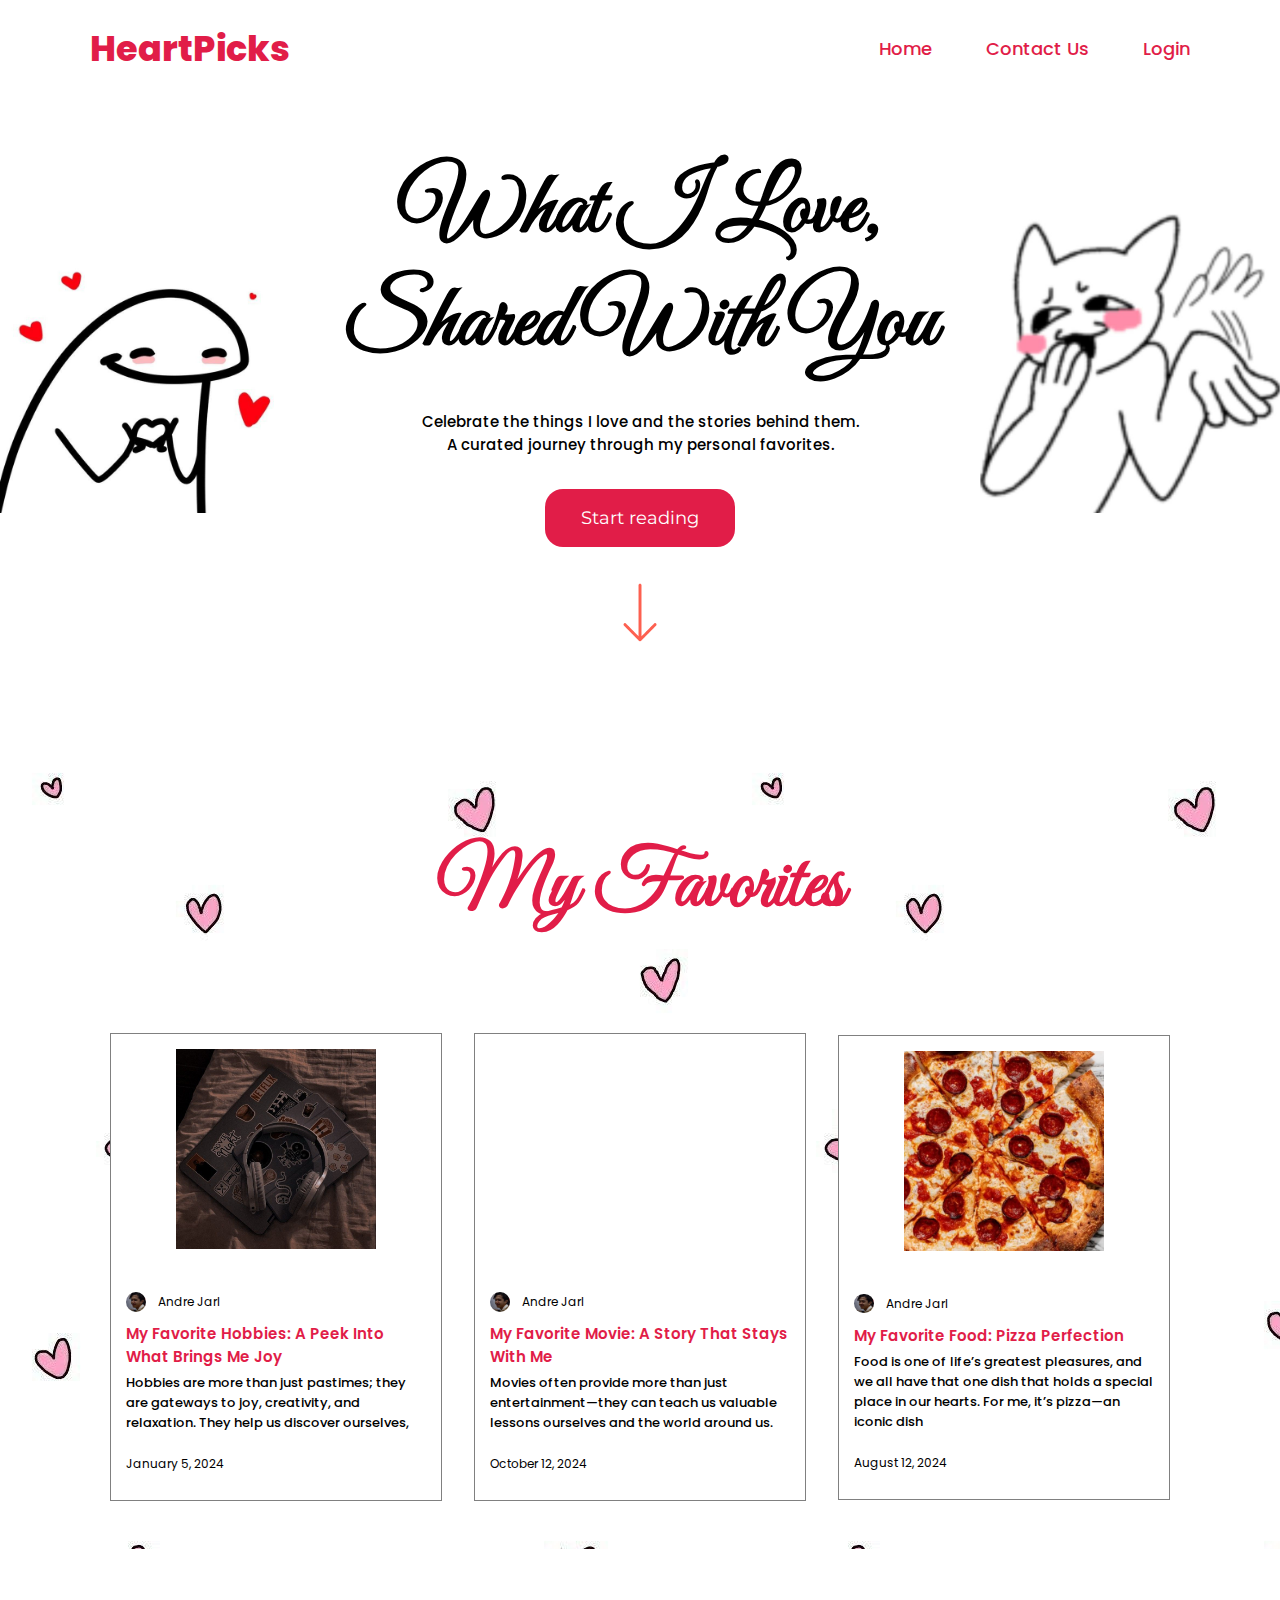
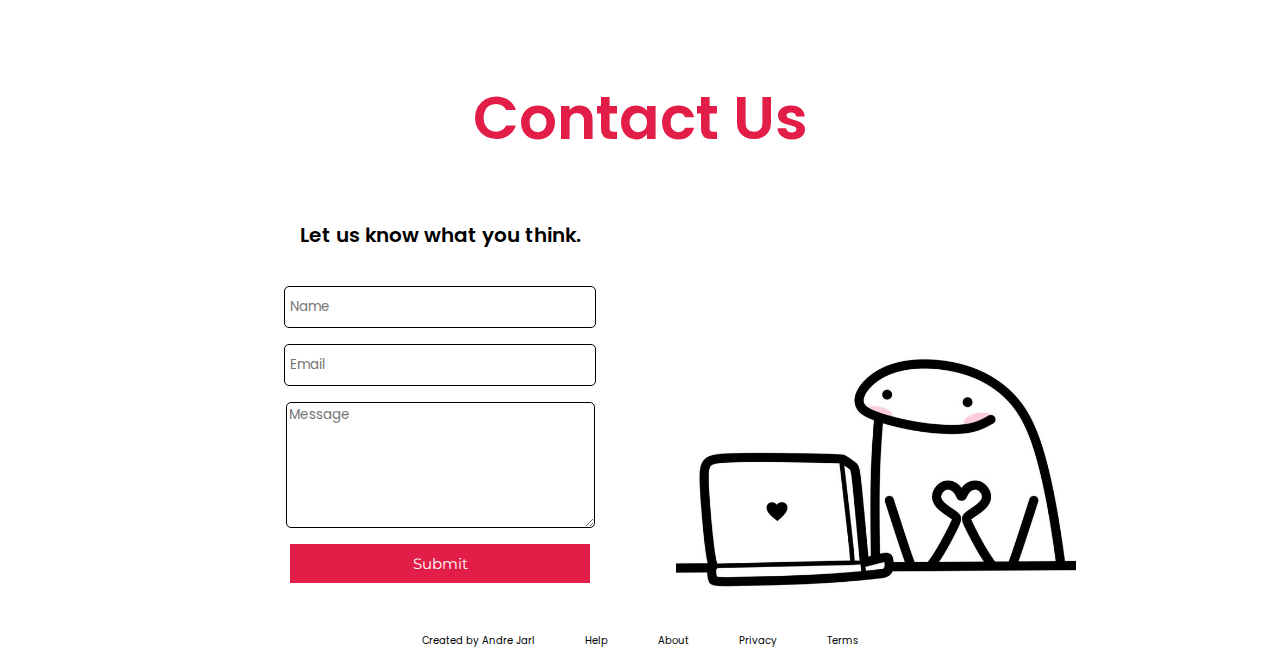
<file: index.html>
<!DOCTYPE html>
<html lang="en">
<head>
    <meta charset="UTF-8">
    <meta name="viewport" content="width=device-width, initial-scale=1.0">
    <link rel="shortcut icon" href="./images/heartlogo.jpg" type="image/x-icon">
    <link rel="stylesheet" href="index.css">
    <title>HeartPicks</title>
</head>
<body>
    
     <div class="navbar-container">
          <div class="navbar">
               <a style="text-decoration: none; color: black;" href=""><p class="logo">HeartPicks</p></a>
               <div class="nav-items">
                     <ul>
                         <a href=""><li>Home</li></a>
                         <a href="#contact"><li>Contact Us</li></a>
                         <a href="login.html"><li>Login</li></a>

                     </ul>
               </div>
                  <a class="mobile-login" href="login.html"><li>Login</li></a>
          </div>
     </div>   

  <div class="hero">
        <img src="./images/love2.jpg" alt="" srcset="">
         <div class="slogan">
          <p class="hero-title">What I Love, Shared With You</p>
          <p class="hero-sub">
          Celebrate the things I love and the stories behind them. <br>
           A curated journey through my personal favorites.</p>
         <a href="#article">
            <button>Start reading</button>   </a>
<a href="#article">
            <img src="./images/down-arrow.gif" alt="" srcset=""></a>
         
               </div>
         <img src="./images/shy.jpg" alt="" srcset="">
         
     </div>
        <div class="mobile-arrow">
            <img  src="./images/down-arrow.gif" alt="" srcset=""></a>
        </div>
         

     <div class="article" id="article">
          <p class="art-title">My Favorites</p>

          <div class="articles">
                
               <div class="article1">
                     <div class="content">
                          <div class="auth">
                              <img src="./images/andre.jpg" alt="" srcset="">
                              <p>Andre Jarl</p>
                          </div>
                          <div class="desc">
                              <a href="hobbies.html"><p class="ptitle">My Favorite Hobbies: A Peek Into What Brings Me Joy
</p></a>
                               <p class="psub">Hobbies are more than just pastimes; they are gateways to joy, creativity, and <br>relaxation. They help us discover ourselves,</p>
                          </div>
                          <div class="date">
                                <p>January 5, 2024</p>
                          </div>
                     </div>
                     <img src="./images/hobbies.jpg" alt="" srcset="">
               </div>

               <div class="article1">
                    <div class="content">
                         <div class="auth">
                             <img src="./images/andre.jpg" alt="" srcset="">
                             <p>Andre Jarl</p>
                         </div>
                         <div class="desc">
                              <a href="movie.html"><p class="ptitle">My Favorite Movie: A Story That Stays With Me</p></a>
                              <p class="psub">Movies often provide more than just entertainment—they can teach us valuable lessons ourselves and the world around us. </p>
                         </div>
                         <div class="date">
                               <p>October 12, 2024</p>
                         </div>
                    </div>
                    <iframe id="ifr" width="560" height="315" src="https://www.youtube.com/embed/LEjhY15eCx0?si=TpGhR9Ql7zROx51Q" title="YouTube video player" frameborder="0" allow="accelerometer; autoplay; clipboard-write; encrypted-media; gyroscope; picture-in-picture; web-share" referrerpolicy="strict-origin-when-cross-origin" allowfullscreen></iframe>
              </div>


              <div class="article1">
               <div class="content">
                    <div class="auth">
                        <img src="./images/andre.jpg" alt="" srcset="">
                        <p>Andre Jarl</p>
                    </div>
                    <div class="desc">
                        <a href="pizza.html"><p class="ptitle">My Favorite Food: Pizza Perfection</p></a>
                         <p class="psub"> Food is one of life’s greatest pleasures, and we all have that one dish that holds a special place in our hearts. For me, it’s pizza—an iconic dish</p>
                    </div>
                    <div class="date">
                          <p>August 12, 2024</p>
                    </div>
               </div>
               <img src="./images/pizza.jpg" alt="" srcset="">
         </div>


          </div>
     </div>


      <div class="contact" id="contact">
           <p class="con-title">Contact Us</p>

           <div class="con-container">
                  <div class="emails">
                       <p>Let us know what you think.</p>
                       <input type="name" name="" id="" placeholder="Name">
                       <input type="email" name="" id="" placeholder="Email">
                       <textarea name="" id="" cols="40" rows="10" placeholder="Message"></textarea>
                       <button>Submit</button>
                  </div>
                  <img src="./images/contact.jpg" alt="" srcset="">
           </div>
      </div>


      <div class="footer">
            <p>Created by Andre Jarl</p>
            <p>Help</p>
            <p>About</p>
            <p>Privacy</p>
            <p>Terms</p>
      </div>
</body>
</html>
</file>
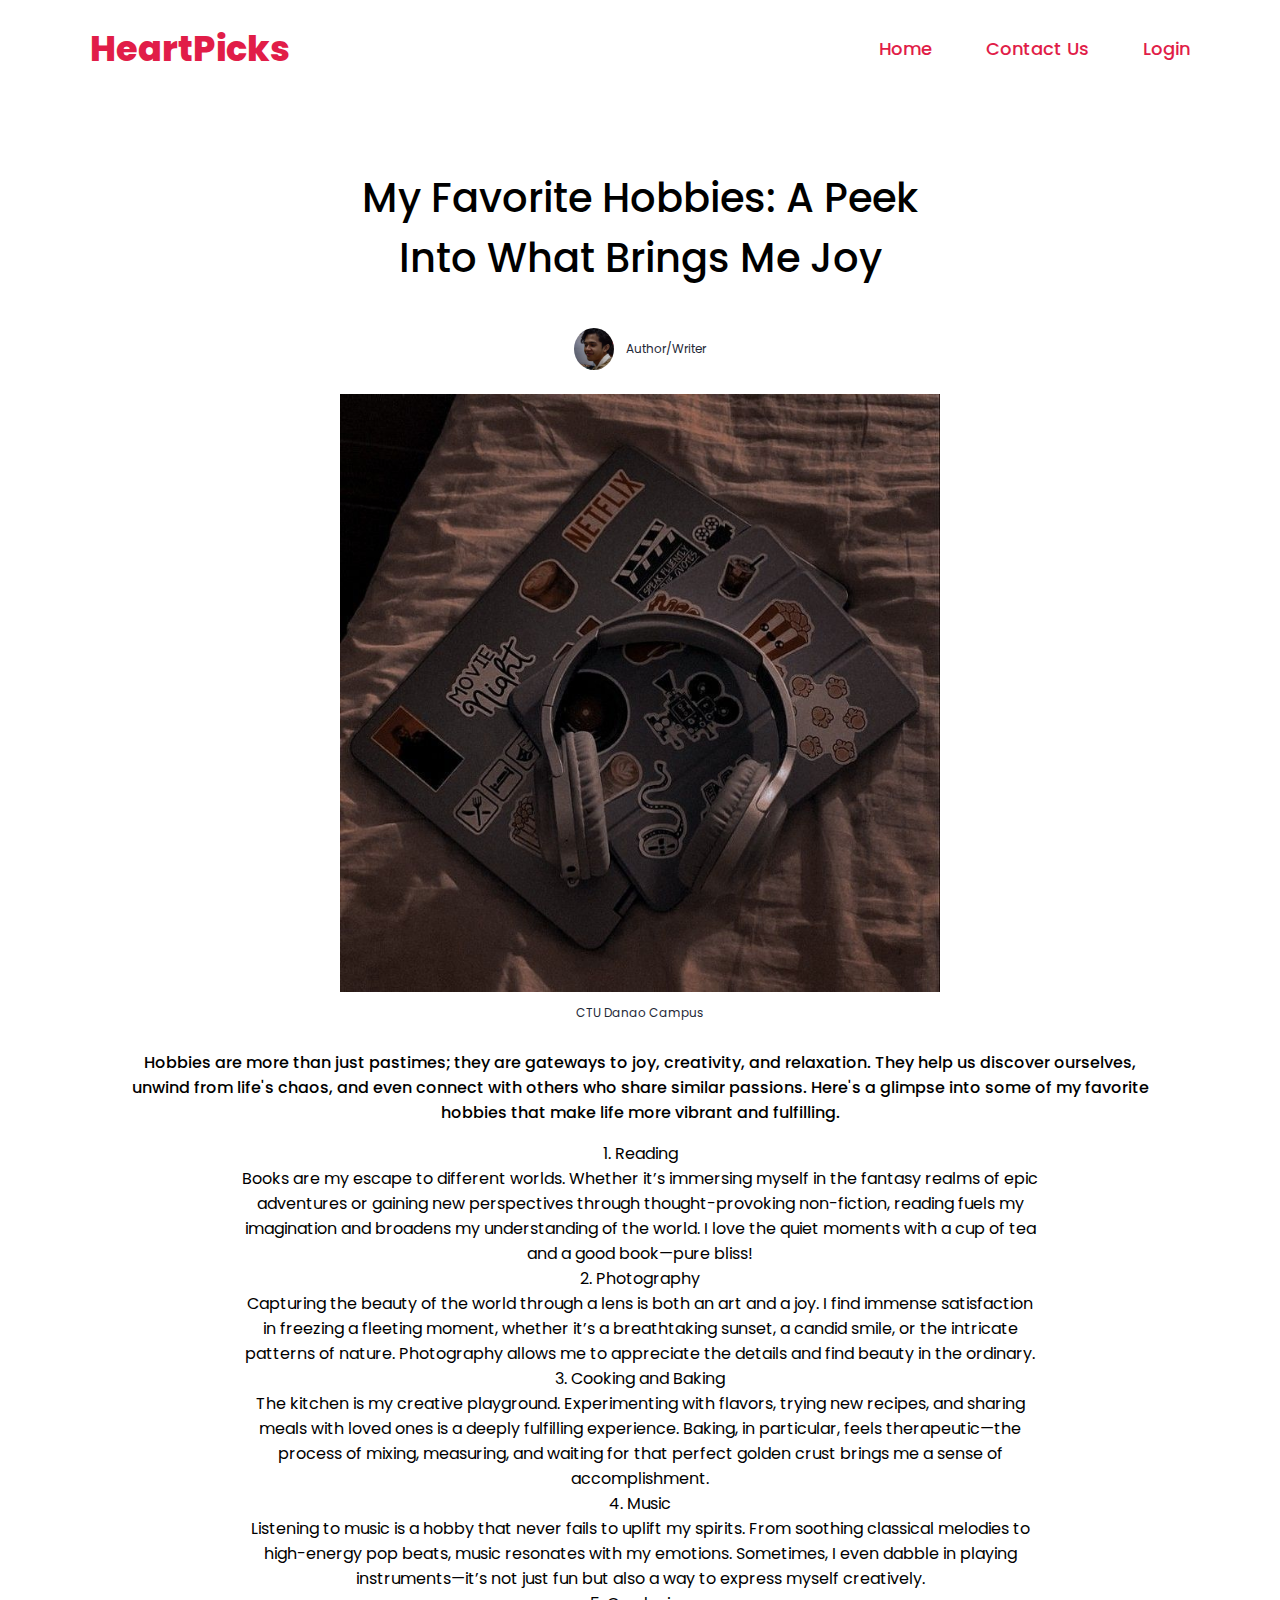
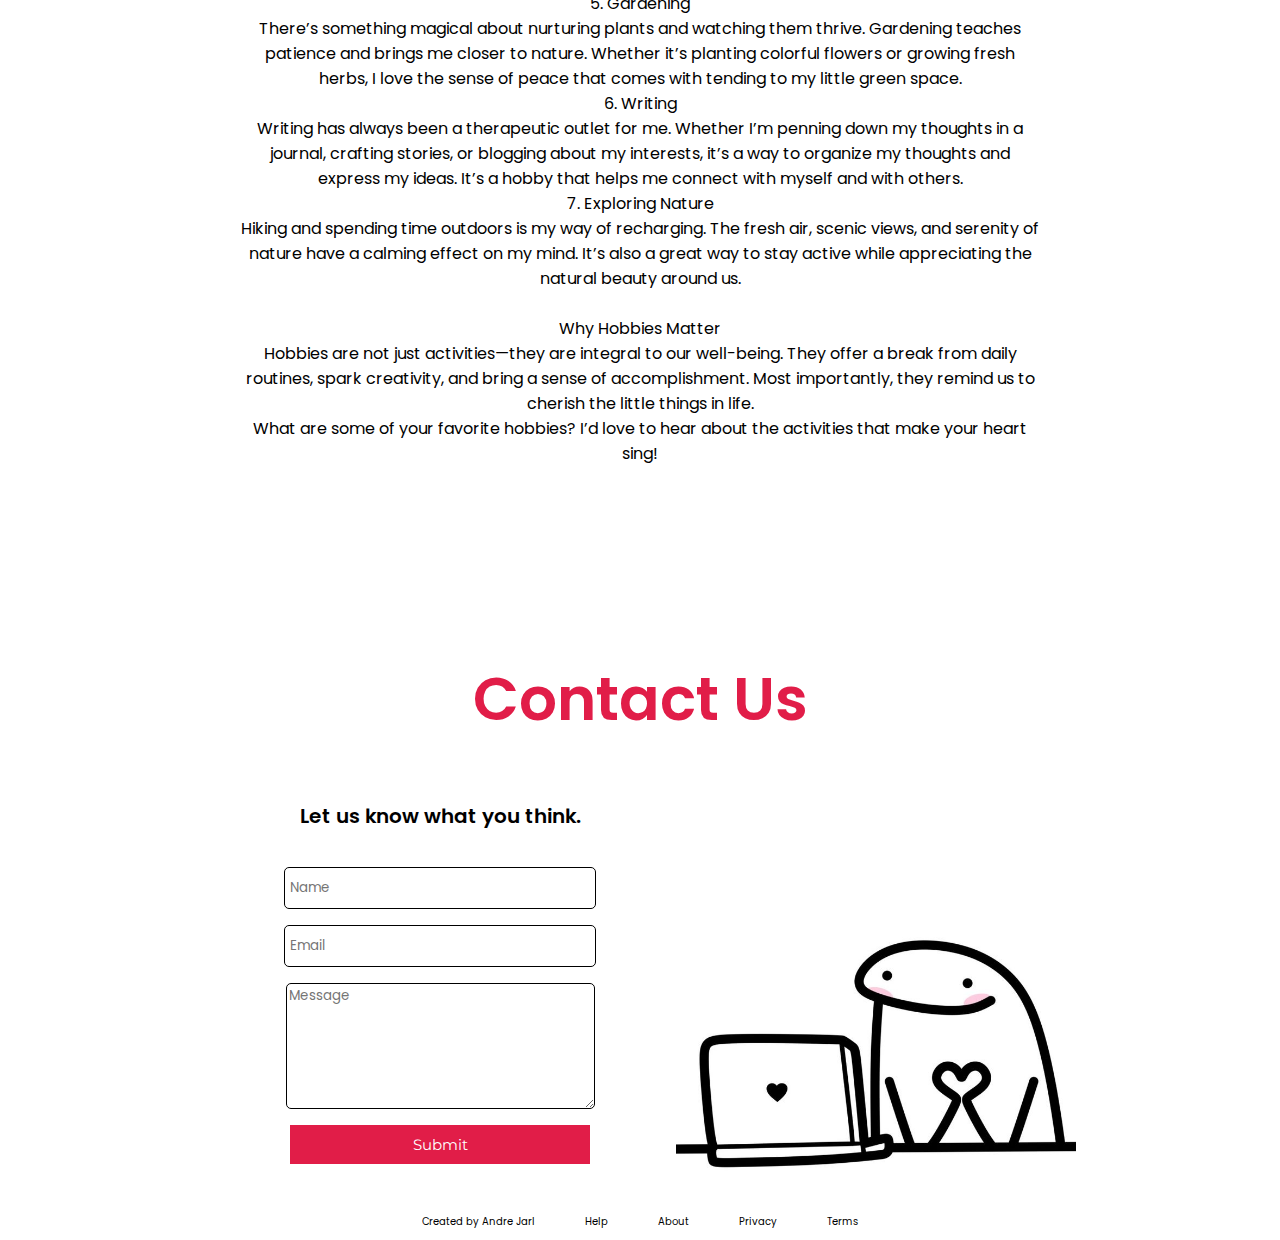
<file: hobbies.html>
<!DOCTYPE html>
<html lang="en">
<head>
    <meta charset="UTF-8">
    <meta name="viewport" content="width=device-width, initial-scale=1.0">
    <link rel="stylesheet" href="index.css">
    <title>HeartPicks/Hobbies</title>
</head>
<body>
          
     <div class="navbar-container">
        <div class="navbar">
             <a style="text-decoration: none; color: black;" href="index.html"><p class="logo">HeartPicks</p></a>
             <div class="nav-items">
                   <ul>
                       <a href="index.html"><li>Home</li></a>
                       <a href="#contact"><li>Contact Us</li></a>
                        <a href="login.html"><li>Login</li></a>

                   </ul>
             </div>
           <a class="mobile-login" href="login.html"><li>Login</li></a>
        </div>
   </div>   


     <div class="blog">
           <p class="blog-title">My Favorite Hobbies: A Peek Into What Brings Me Joy</p>
           <div class="blog-auth">
                <img src="./images/andre.jpg" alt="">
                <p>Author/Writer</p>
           </div>
           <img src="./images/hobbies.jpg" alt="" srcset="">
           <p class="ctu">CTU Danao Campus</p>
           <p class="blog-intro">
            Hobbies are more than just pastimes; they are gateways to joy, creativity, and relaxation. They help us discover ourselves, unwind from life's chaos, and even connect with others who share similar passions. Here's a glimpse into some of my favorite hobbies that make life more vibrant and fulfilling.
           </p>
           <div class="blog-body">
            1. Reading<br>
Books are my escape to different worlds. Whether it’s immersing myself in the fantasy realms of epic adventures or gaining new perspectives through thought-provoking non-fiction, reading fuels my imagination and broadens my understanding of the world. I love the quiet moments with a cup of tea and a good book—pure bliss!<br>

2. Photography<br>
Capturing the beauty of the world through a lens is both an art and a joy. I find immense satisfaction in freezing a fleeting moment, whether it’s a breathtaking sunset, a candid smile, or the intricate patterns of nature. Photography allows me to appreciate the details and find beauty in the ordinary.<br>

3. Cooking and Baking<br>
The kitchen is my creative playground. Experimenting with flavors, trying new recipes, and sharing meals with loved ones is a deeply fulfilling experience. Baking, in particular, feels therapeutic—the process of mixing, measuring, and waiting for that perfect golden crust brings me a sense of accomplishment.<br>

4. Music<br>
Listening to music is a hobby that never fails to uplift my spirits. From soothing classical melodies to high-energy pop beats, music resonates with my emotions. Sometimes, I even dabble in playing instruments—it’s not just fun but also a way to express myself creatively.<br>

5. Gardening<br>
There’s something magical about nurturing plants and watching them thrive. Gardening teaches patience and brings me closer to nature. Whether it’s planting colorful flowers or growing fresh herbs, I love the sense of peace that comes with tending to my little green space.
<br>
6. Writing<br>
Writing has always been a therapeutic outlet for me. Whether I’m penning down my thoughts in a journal, crafting stories, or blogging about my interests, it’s a way to organize my thoughts and express my ideas. It’s a hobby that helps me connect with myself and with others.
<br>
7. Exploring Nature<br>
Hiking and spending time outdoors is my way of recharging. The fresh air, scenic views, and serenity of nature have a calming effect on my mind. It’s also a great way to stay active while appreciating the natural beauty around us.<br>
<br>
Why Hobbies Matter<br>
Hobbies are not just activities—they are integral to our well-being. They offer a break from daily routines, spark creativity, and bring a sense of accomplishment. Most importantly, they remind us to cherish the little things in life.<br>

What are some of your favorite hobbies? I’d love to hear about the activities that make your heart sing!
           </div>
     </div>


     <div class="contact" id="contact">
        <p class="con-title">Contact Us</p>

        <div class="con-container">
               <div class="emails">
                    <p>Let us know what you think.</p>
                    <input type="name" name="" id="" placeholder="Name">
                    <input type="email" name="" id="" placeholder="Email">
                    <textarea name="" id="" cols="40" rows="10" placeholder="Message"></textarea>
                    <button>Submit</button>
               </div>
               <img src="./images/contact.jpg" alt="" srcset="">
        </div>
   </div>



     <div class="footer">
        <p>Created by Andre Jarl</p>
        <p>Help</p>
        <p>About</p>
        <p>Privacy</p>
        <p>Terms</p>
  </div>

</body>
</html>
</file>
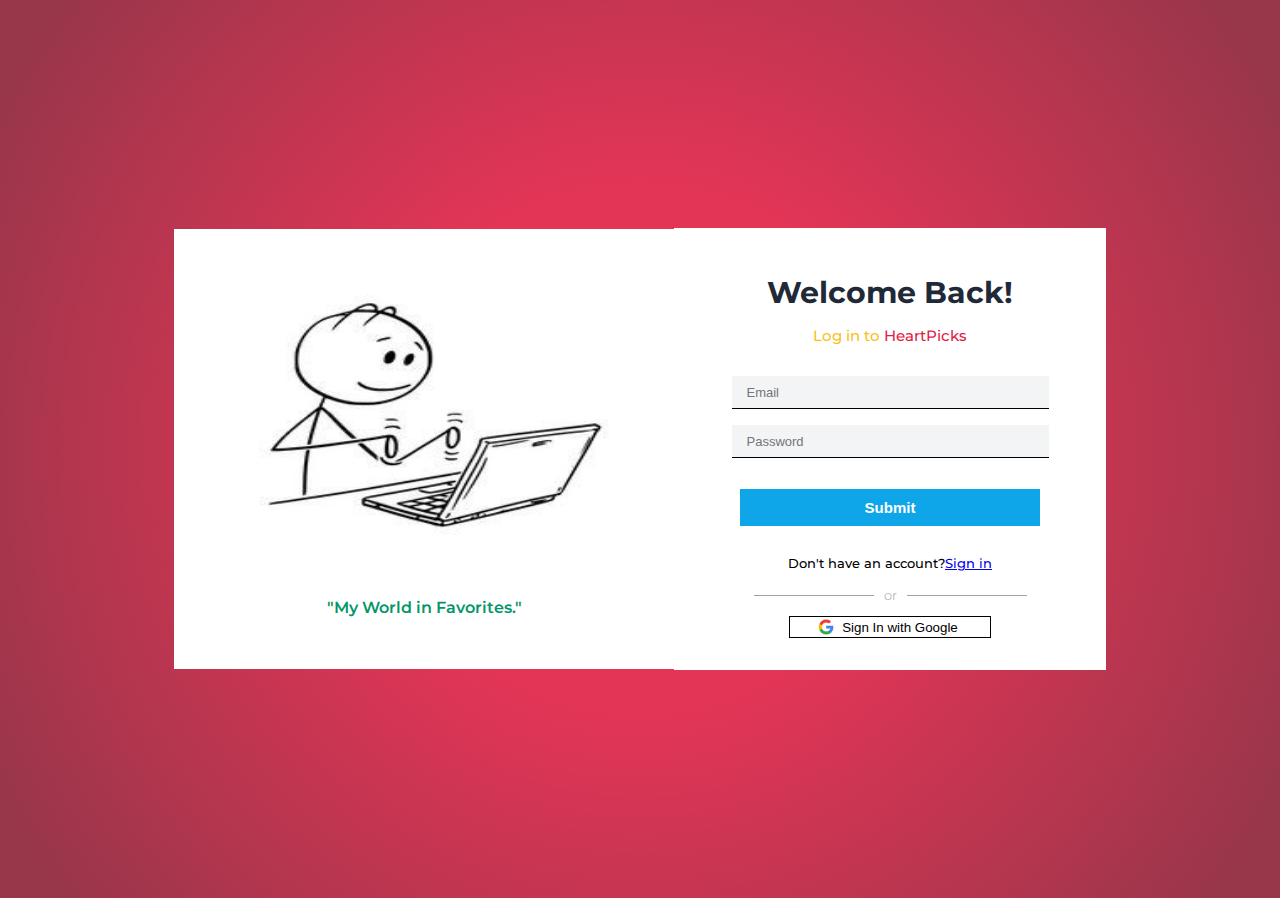
<file: login.html>
<!DOCTYPE html>
<html lang="en">
<head>
    <meta charset="UTF-8">
    <meta name="viewport" content="width=device-width, initial-scale=1.0">
    <link rel="stylesheet" href="login.css">
 <!-- Include SweetAlert CSS and JS -->


    <title>Log in</title>

</head>
<body>
     <div class="wrapper">
        <div class="container">
             <div class="left">
                <img src="./images/cat.jpg" alt="" srcset="">
                 <p>"My World in Favorites."</p>
             </div>
             <div class="right">
                      <div class="title">
                           <p class="main">Welcome Back!</p>
                           <p class="sub"> Log in to <span style="color: #e11d48;">HeartPicks</span></p>
                      </div>
                      <div class="form">
                            <div class="email">
                                  <input id="email" type="email" name=" email" placeholder="Email" id="" required>
                            </div>
                            <div class="password">
                                 <input id="password" type="password" name="" id="" placeholder="Password" required>
                            </div>
                            <button id="submit" class="login"><a style="text-decoration: none; color:white;" href="index.html">Submit</a></button>

                            <div class="register">
                                <p>Don't have an account?<span><a href="register.html">Sign in</a></span></p>
                            </div>

                            <div class="or">
                                     <div class="line"></div>
                                     <p>or</p>
                                     <div class="line"></div>
                            </div>
                            
                            <div class="google">
                                <img width="20px" src="./images/google.png" alt="" srcset="">
                                <button>Sign In with Google</button>
                            </div>
                           
                      </div>
             </div>
        </div>
    </div>
</body>
</html>
</file>
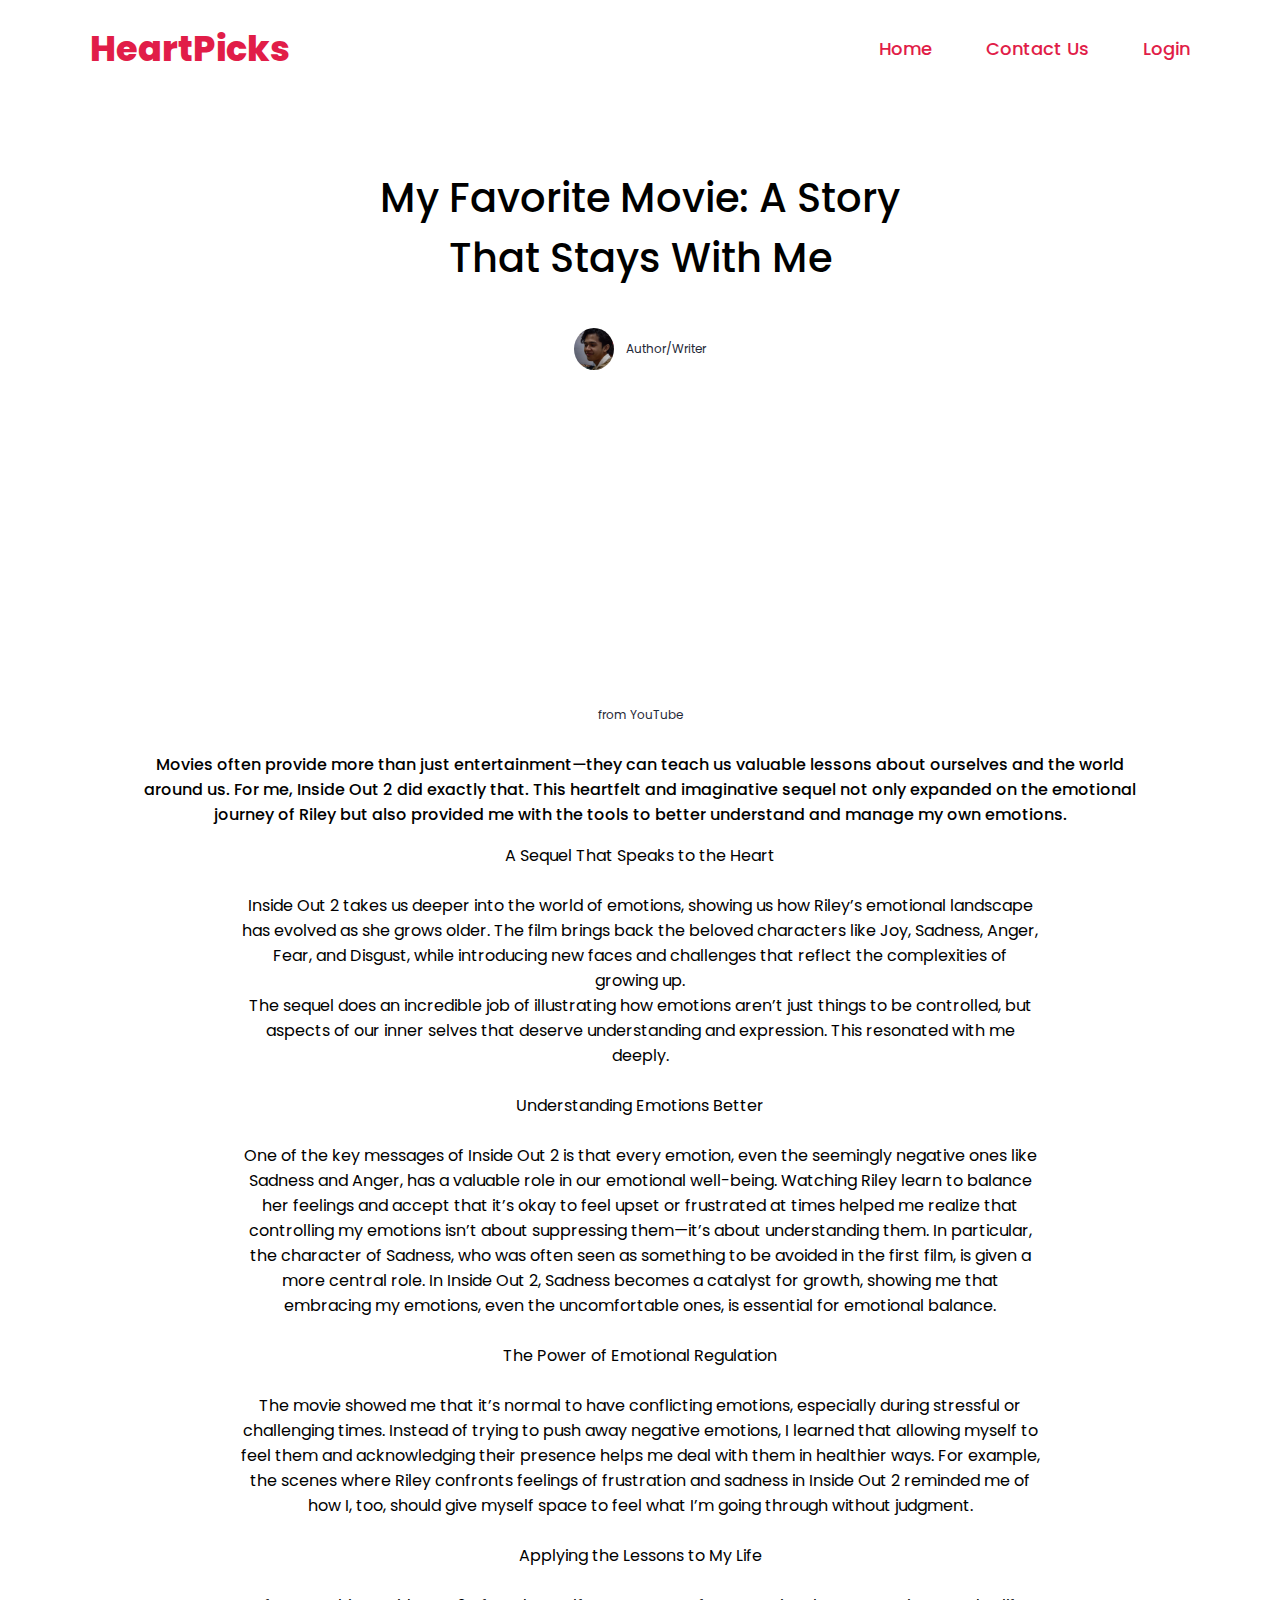
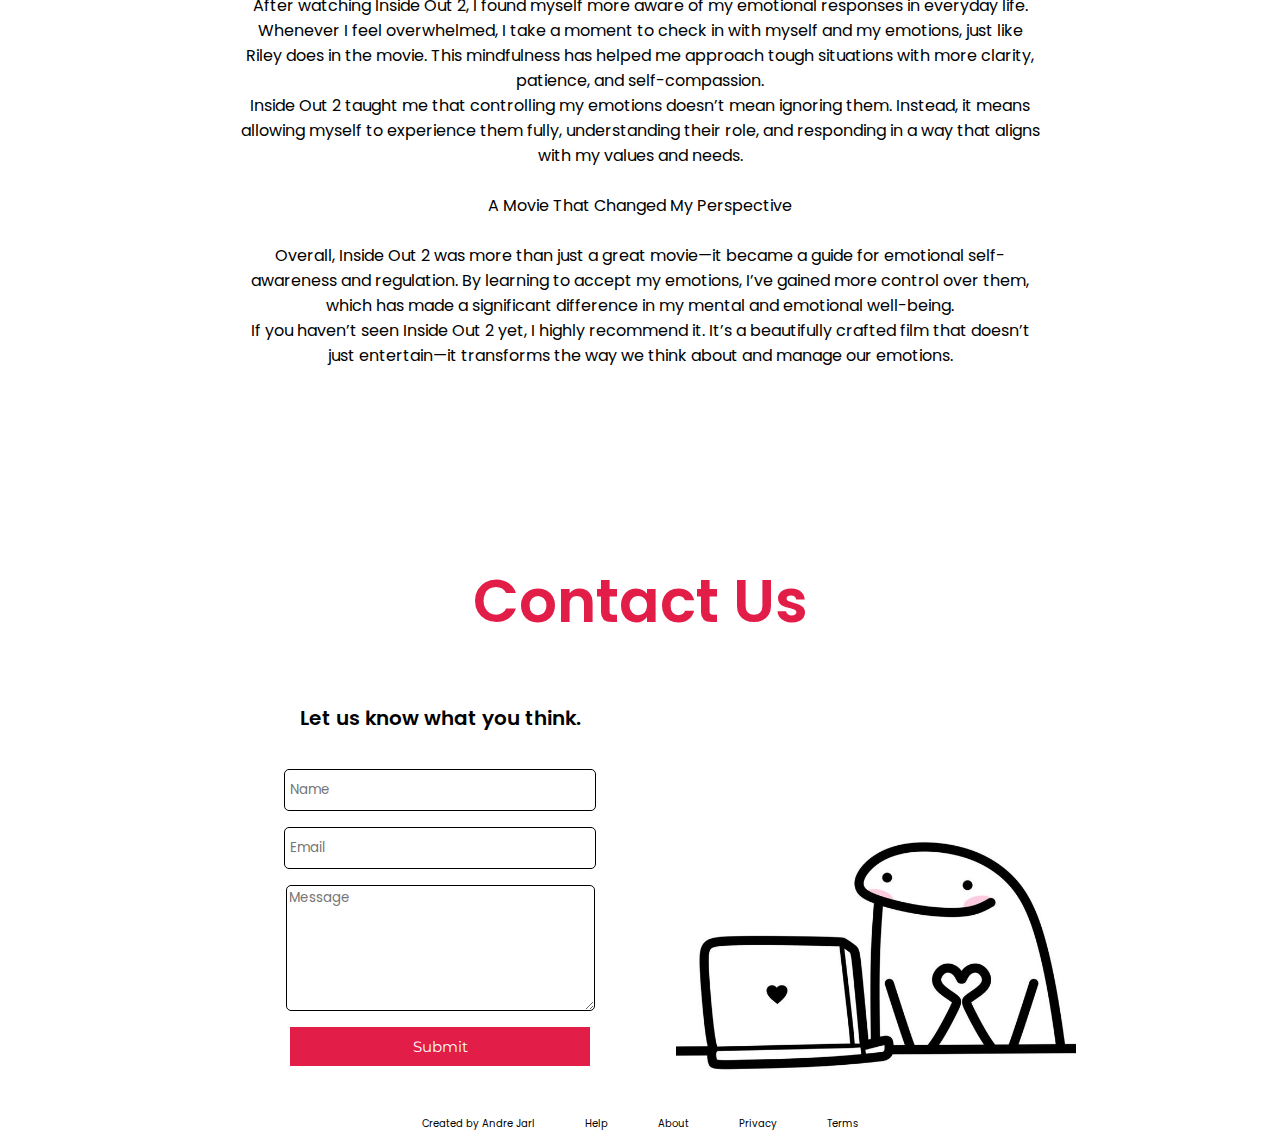
<file: movie.html>
<!DOCTYPE html>
<html lang="en">
<head>
    <meta charset="UTF-8">
    <meta name="viewport" content="width=device-width, initial-scale=1.0">
    <link rel="stylesheet" href="index.css">
    <title>HeartPicks/Movie</title>
</head>
<body>
          
     <div class="navbar-container">
        <div class="navbar">
            <a style="text-decoration: none; color: black;" href="index.html"><p class="logo">HeartPicks</p></a>
             <div class="nav-items">
                   <ul>
                       <a href="index.html"><li>Home</li></a>
                       <a href="#contact"><li>Contact Us</li></a>
                        <a href="login.html"><li>Login</li></a>

                   </ul>
             </div>
               <a class="mobile-login" href="login.html"><li>Login</li></a>
        </div>
   </div>   


     <div class="blog">
           <p class="blog-title">My Favorite Movie: A Story That Stays With Me</p>
           <div class="blog-auth">
                <img src="./images/andre.jpg" alt="">
                <p>Author/Writer</p>
           </div>
           <iframe id="ii"  height="315" src="https://www.youtube.com/embed/LEjhY15eCx0?si=TpGhR9Ql7zROx51Q" title="YouTube video player" frameborder="0" allow="accelerometer; autoplay; clipboard-write; encrypted-media; gyroscope; picture-in-picture; web-share" referrerpolicy="strict-origin-when-cross-origin" allowfullscreen></iframe>
           <p class="ctu">from YouTube</p>
           <p class="blog-intro">
           Movies often provide more than just entertainment—they can teach us valuable lessons about ourselves and the world around us. For me, Inside Out 2 did exactly that. This heartfelt and imaginative sequel not only expanded on the emotional journey of Riley but also provided me with the tools to better understand and manage my own emotions.
           </p>
           <div class="blog-body">
           A Sequel That Speaks to the Heart <br><br>
Inside Out 2 takes us deeper into the world of emotions, showing us how Riley’s emotional landscape has evolved as she grows older. The film brings back the beloved characters like Joy, Sadness, Anger, Fear, and Disgust, while introducing new faces and challenges that reflect the complexities of growing up.
<br>
The sequel does an incredible job of illustrating how emotions aren’t just things to be controlled, but aspects of our inner selves that deserve understanding and expression. This resonated with me deeply.
<br><br>
Understanding Emotions Better<br><br>
One of the key messages of Inside Out 2 is that every emotion, even the seemingly negative ones like Sadness and Anger, has a valuable role in our emotional well-being. Watching Riley learn to balance her feelings and accept that it’s okay to feel upset or frustrated at times helped me realize that controlling my emotions isn’t about suppressing them—it’s about understanding them.

In particular, the character of Sadness, who was often seen as something to be avoided in the first film, is given a more central role. In Inside Out 2, Sadness becomes a catalyst for growth, showing me that embracing my emotions, even the uncomfortable ones, is essential for emotional balance.
<br><br>
The Power of Emotional Regulation<br><br>
The movie showed me that it’s normal to have conflicting emotions, especially during stressful or challenging times. Instead of trying to push away negative emotions, I learned that allowing myself to feel them and acknowledging their presence helps me deal with them in healthier ways.

For example, the scenes where Riley confronts feelings of frustration and sadness in Inside Out 2 reminded me of how I, too, should give myself space to feel what I’m going through without judgment.
<br><br>
Applying the Lessons to My Life<br><br>
After watching Inside Out 2, I found myself more aware of my emotional responses in everyday life. Whenever I feel overwhelmed, I take a moment to check in with myself and my emotions, just like Riley does in the movie. This mindfulness has helped me approach tough situations with more clarity, patience, and self-compassion.
<br>
Inside Out 2 taught me that controlling my emotions doesn’t mean ignoring them. Instead, it means allowing myself to experience them fully, understanding their role, and responding in a way that aligns with my values and needs.
<br><br>
A Movie That Changed My Perspective<br><br>
Overall, Inside Out 2 was more than just a great movie—it became a guide for emotional self-awareness and regulation. By learning to accept my emotions, I’ve gained more control over them, which has made a significant difference in my mental and emotional well-being.
<br>
If you haven’t seen Inside Out 2 yet, I highly recommend it. It’s a beautifully crafted film that doesn’t just entertain—it transforms the way we think about and manage our emotions.
           </div>
     </div>


     <div class="contact" id="contact">
        <p class="con-title">Contact Us</p>

        <div class="con-container">
               <div class="emails">
                    <p>Let us know what you think.</p>
                    <input type="name" name="" id="" placeholder="Name">
                    <input type="email" name="" id="" placeholder="Email">
                    <textarea name="" id="" cols="40" rows="10" placeholder="Message"></textarea>
                    <button>Submit</button>
               </div>
               <img src="./images/contact.jpg" alt="" srcset="">
        </div>
   </div>



     <div class="footer">
        <p>Created by Andre Jarl</p>
        <p>Help</p>
        <p>About</p>
        <p>Privacy</p>
        <p>Terms</p>
  </div>

</body>
</html>
</file>
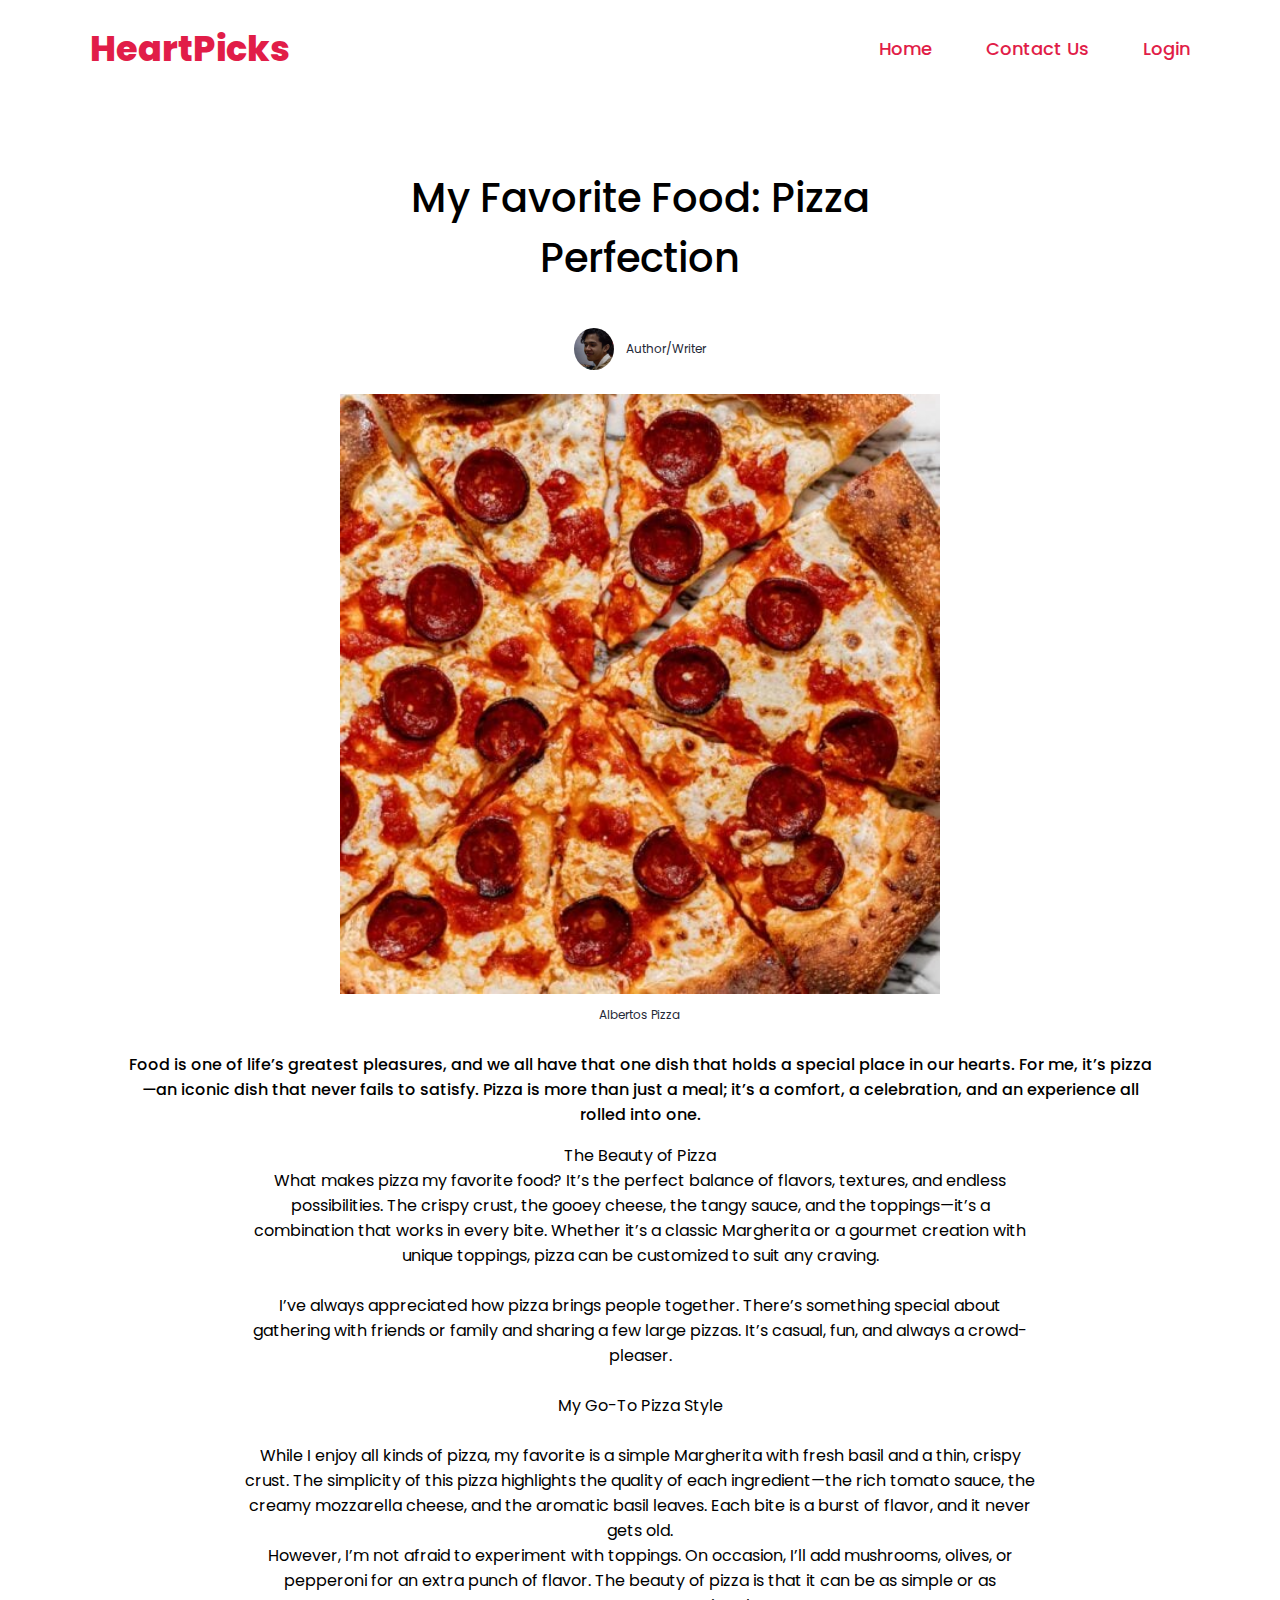
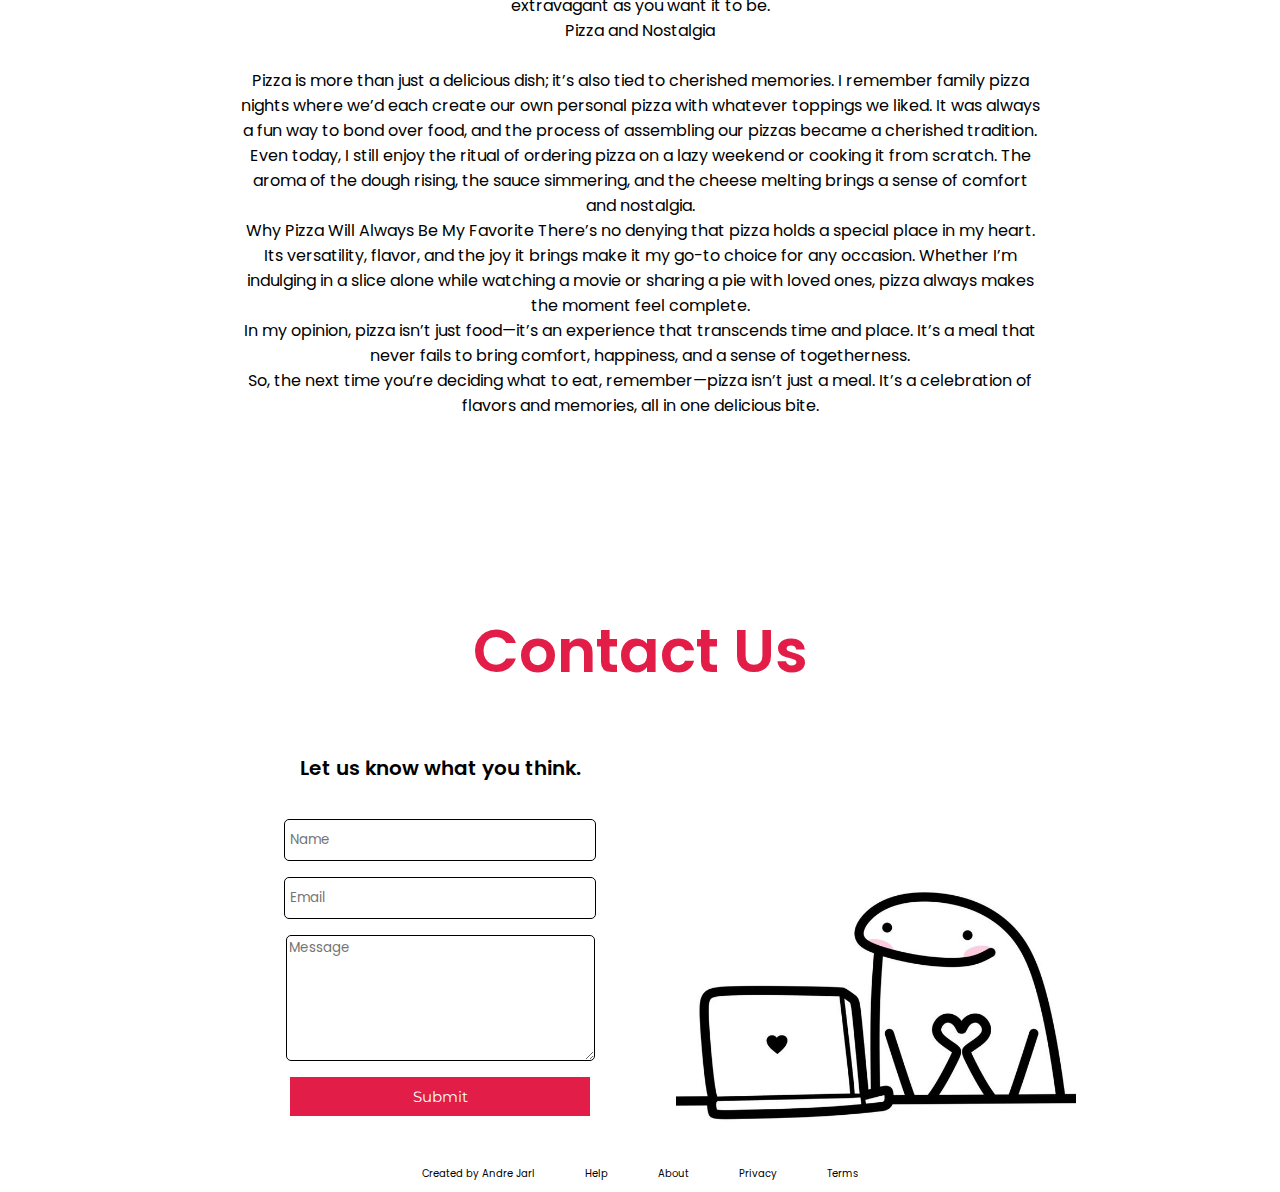
<file: pizza.html>
<!DOCTYPE html>
<html lang="en">
<head>
    <meta charset="UTF-8">
    <meta name="viewport" content="width=device-width, initial-scale=1.0">
    <link rel="stylesheet" href="index.css">
    <title>HeartPicks/Pizza</title>
</head>
<body>
          
     <div class="navbar-container">
        <div class="navbar">
            <a style="text-decoration: none; color: black;" href="index.html"><p class="logo">HeartPicks</p></a>
             <div class="nav-items">
                   <ul>
                       <a href="index.html"><li>Home</li></a>
                       <a href="index.html"><li>Contact Us</li></a>
                        <a href="login.html"><li>Login</li></a>
                   </ul>
             </div>
           <a class="mobile-login" href="login.html"><li>Login</li></a>
        </div>
   </div>   


     <div class="blog">
           <p class="blog-title">My Favorite Food: Pizza Perfection</p>
           <div class="blog-auth">
                <img src="./images/andre.jpg" alt="">
                <p>Author/Writer</p>
           </div>
           <img src="./images/pizza.jpg" alt="" srcset="">
           <p class="ctu">Albertos Pizza</p>
           <p class="blog-intro">
          Food is one of life’s greatest pleasures, and we all have that one dish that holds a special place in our hearts. For me, it’s pizza—an iconic dish that never fails to satisfy. Pizza is more than just a meal; it’s a comfort, a celebration, and an experience all rolled into one. </p>
           <div class="blog-body">
            The Beauty of Pizza <br>
What makes pizza my favorite food? It’s the perfect balance of flavors, textures, and endless possibilities. The crispy crust, the gooey cheese, the tangy sauce, and the toppings—it’s a combination that works in every bite. Whether it’s a classic Margherita or a gourmet creation with unique toppings, pizza can be customized to suit any craving.
<br>
<br>

I’ve always appreciated how pizza brings people together. There’s something special about gathering with friends or family and sharing a few large pizzas. It’s casual, fun, and always a crowd-pleaser.
<br>
<br>

My Go-To Pizza Style<br><br>

While I enjoy all kinds of pizza, my favorite is a simple Margherita with fresh basil and a thin, crispy crust. The simplicity of this pizza highlights the quality of each ingredient—the rich tomato sauce, the creamy mozzarella cheese, and the aromatic basil leaves. Each bite is a burst of flavor, and it never gets old.
<br>

However, I’m not afraid to experiment with toppings. On occasion, I’ll add mushrooms, olives, or pepperoni for an extra punch of flavor. The beauty of pizza is that it can be as simple or as extravagant as you want it to be.
<br>

Pizza and Nostalgia<br>
<br>

Pizza is more than just a delicious dish; it’s also tied to cherished memories. I remember family pizza nights where we’d each create our own personal pizza with whatever toppings we liked. It was always a fun way to bond over food, and the process of assembling our pizzas became a cherished tradition.
<br>

Even today, I still enjoy the ritual of ordering pizza on a lazy weekend or cooking it from scratch. The aroma of the dough rising, the sauce simmering, and the cheese melting brings a sense of comfort and nostalgia.
<br>

Why Pizza Will Always Be My Favorite
There’s no denying that pizza holds a special place in my heart. Its versatility, flavor, and the joy it brings make it my go-to choice for any occasion. Whether I’m indulging in a slice alone while watching a movie or sharing a pie with loved ones, pizza always makes the moment feel complete.
<br>

In my opinion, pizza isn’t just food—it’s an experience that transcends time and place. It’s a meal that never fails to bring comfort, happiness, and a sense of togetherness.
<br>

So, the next time you’re deciding what to eat, remember—pizza isn’t just a meal. It’s a celebration of flavors and memories, all in one delicious bite.
           </div>
     </div>


     <div class="contact" id="contact">
        <p class="con-title">Contact Us</p>

        <div class="con-container">
               <div class="emails">
                    <p>Let us know what you think.</p>
                    <input type="name" name="" id="" placeholder="Name">
                    <input type="email" name="" id="" placeholder="Email">
                    <textarea name="" id="" cols="40" rows="10" placeholder="Message"></textarea>
                    <button>Submit</button>
               </div>
<img src="./images/contact.jpg" alt="" srcset="">
        </div>
   </div>



     <div class="footer">
        <p>Created by Andre Jarl</p>
        <p>Help</p>
        <p>About</p>
        <p>Privacy</p>
        <p>Terms</p>
  </div>

</body>
</html>
</file>
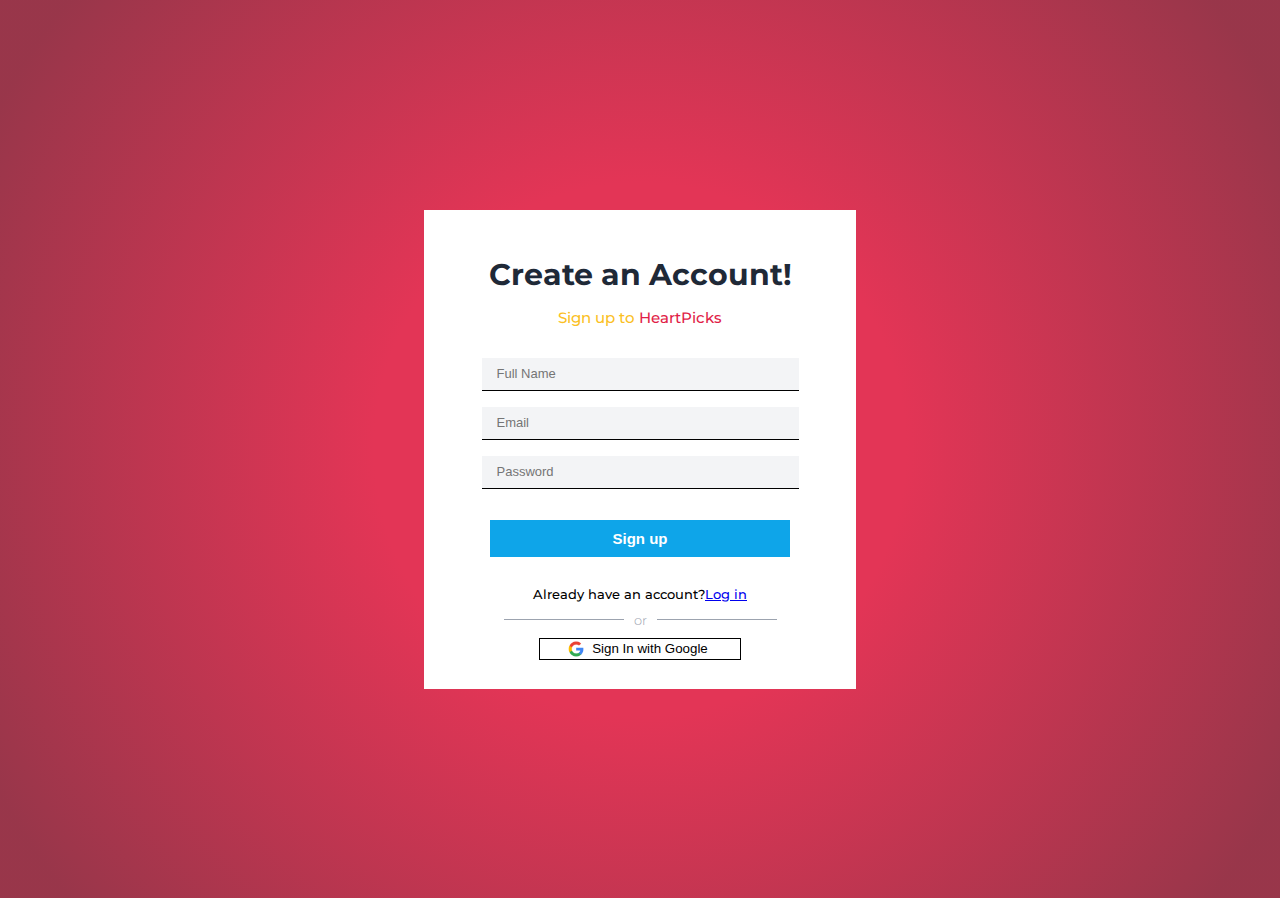
<file: register.html>
<!DOCTYPE html>
<html lang="en">
<head>
    <meta charset="UTF-8">
    <meta name="viewport" content="width=device-width, initial-scale=1.0">
    <link rel="stylesheet" href="login.css">
    
 <!-- Include SweetAlert CSS and JS -->


    <title>Register</title>

</head>
<body>
     <div class="wrapper">
        <div class="container">
             <!-- <div class="left">
                <img src="bart.gif" alt="" srcset="">
                 <p>"Listen to music that excites you."</p>
             </div> -->
             <div class="right">
                      <div class="title">
                           <p class="main">Create an Account!</p>
                           <p class="sub"> Sign up to <span style="color: #e11d48;">HeartPicks</span></p>
                      </div>
                      <form class="form">
                        <div class="email">
                            <input id="name" type="name" name=" name" placeholder="Full Name" id="" autocapitalize="name">
                      </div>
                            <div class="email">
                                  <input id="email" type="email" name=" email" placeholder="Email" id="" autocomplete="email" required>
                            </div>
                            <div class="password">
                                 <input id="password" type="password" name="" id="" placeholder="Password" autocomplete="new-password" required>
                            </div>
                            <button id="submit" class="login"><a style="text-decoration: none; color:white;" href="login.html">Sign up</a></button>

                            <div class="register">
                                <p>Already have an account?<span><a href="login.html">Log in</a></span></p>
                            </form>

                            <div class="or">
                                     <div class="line"></div>
                                     <p>or</p>
                                     <div class="line"></div>
                            </div>
                            
                            <div class="google">
                                <img width="20px" src="./images/google.png" alt="" srcset="">
                                <button>Sign In with Google</button>
                            </div>
                           
                      </div>
             </div>
        </div>
    </div>
</body>
</html>
</file>
<file: index.css>
@import url('https://fonts.googleapis.com/css2?family=Montserrat:ital,wght@0,100..900;1,100..900&display=swap');
@import url('https://fonts.googleapis.com/css2?family=Poppins:ital,wght@0,100;0,200;0,300;0,400;0,500;0,600;0,700;0,800;0,900;1,100;1,200;1,300;1,400;1,500;1,600;1,700;1,800;1,900&display=swap');
@import url('https://fonts.googleapis.com/css2?family=PT+Serif:ital,wght@0,400;0,700;1,400;1,700&display=swap');
@import url('https://fonts.googleapis.com/css2?family=Great+Vibes&family=Montserrat:ital,wght@0,100..900;1,100..900&family=PT+Serif:ital,wght@0,400;0,700;1,400;1,700&display=swap');

body{
    font-family:Poppins; 
    padding: 0;
    margin: 0;
}

.navbar-container{
     z-index: 55;
    justify-content: center;
    align-items: center;
    display: flex;

}

.navbar{
	display: flex;
	justify-content: center;
	align-items: center;
    padding-left: 3em;
    padding-inline: 3em;
    gap: 1em;
    position: fixed;
    margin-top: 4em;
    width: 100%;
    z-index: 444;
/*    box-shadow: 0 .5px 0 rgba(0, 0, 0, 0.5); */
    background-color: white;
}

.mobile-login{
     color: #e11d48;
       text-decoration: none;
}
.logo{
    font-weight: 800;
    font-size: 20px;
    font-family: Poppins;
     color: #e11d48;

}


.logo a{
    text-decoration:none;
    list-style-type: none;
    
}

.nav-items ul{
    font-weight: 500;
    list-style-type: none;
    justify-content: center;
    align-items: center;
    display: flex;
     gap: 1em;
     font-size: 15px;
     color: #1f2937;
     display: none;
}

.nav-items a{
	 text-decoration: none;
	 list-style-type: none;
	  color: #1f2937;
}

.nav-items li{
    cursor: pointer;
}

.nav-items li:hover{
	color: black;
	font-weight: 500;
}

.hero{
    text-align: center;
    margin-top: 4.5em;
    display: flex;
    justify-content: center;
    align-items: center;
    flex-direction: column;
    font-family: Poppins;
  

}

.hero-title{
	font-size: 60px;
	font-weight: 600;
	font-family: "Great Vibes", cursive;
    text-align: center;
}

.hero-sub{
	margin-top: -1em;
	font-size: 15px;
	font-weight: 500;
	margin-bottom: 1em;
    text-align: center;
    padding-left: 1em;
    padding-right: 1em;
}

.hero img{
	width: 100%;
	display: none;
}
.slogan{
	margin-top: -2em;
}
.slogan button{
	padding-right: 2em;
    padding-left: 2em;
    padding-top: 1em;
    padding-bottom: 1em;
    background-color: black;
    color: white;
    border: none;
    border-radius: 18px;
    font-size: 18px;
    margin-bottom: 2em;
    font-family: Poppins;
    background-color: #e11d48;
}

.mobile-arrow{
 
    display: flex;
    justify-content: center;
    align-items: center;
}

.mobile-arrow img{
    width: 90px;
    display: flex;
    justify-content: center;
    align-items: center;
}


.art-title{
	text-align: center;
	font-size: 60px;
	font-weight: 600;
    color: #e11d48;
    font-family: "Great Vibes", cursive;
}

.article{
    display: flex;
    flex-direction: column;
    justify-content: center;
    align-items: center;
     background-image: url(./images/heart.jpg);
     padding-top: 2em;
}

.articles{
    display:grid;
    gap: 2em;
    grid-template-columns: 1fr;
    justify-content: center;
    align-items: center;
    margin: 1em;
    margin-bottom: 3em;

}

.article1{
    display: flex;
    flex-direction: column-reverse;
    align-items: center;
    justify-content: center;
    gap: 2em;
    width: 300px;
    border: .2px solid gray;
    padding: 15px;
       text-decoration: none;
       background-color: white;

}

.article1 img{
    width: 200px;
}

.article1:hover{
    margin-top: -2em;
    transition: .5s;
       border: 1px solid #e11d48;
}


#ifr{
    width: 250px;
    height: 200px;
}

.content{
	display: flex;
	flex-direction: column;
   justify-content: center;
   gap: -1em;
}

.auth{
	display: flex;
	align-items: center;
	gap: 1em;
}
.auth img{
    width:20px;
    border-radius: 100%;
}

.ptitle{
	font-weight: 600;
	font-size: 15px;
	margin-top: -1px;
    color:black;
}

 a{
    text-decoration: none;
    list-style-type: none;
}
.psub{
	color: gray;
	font-weight: 500;
	font-size: 10px;
	margin-top: -10px;
}
.auth{
	font-size: 12px;
}

.date{
	font-size: 10px;
	margin-top: -3px;
}

.contact
{
    display: flex;
    justify-content: center;
    align-items: center;
    flex-direction: column;
    background-color: #e5e7eb;
    width: 100%;
    margin-top: 4em;
}

.con-title{
	font-size: 60px;
	text-align: center;
	font-weight: 600;
}

.emails{
	display: flex;
	justify-content: center;
	align-items: center;
	flex-direction: column;
    gap: 1em;
}

.con-container{
	display: flex;
	
	justify-content: center;
	align-items: center;
    margin-top: -2em;
    margin-bottom: 2em;
}

.con-container img{
  display:none;
}

.emails p{
	 font-weight: 600;
	 font-size: 20px;
}

.emails input{
    width: 300px;
    height: 30px;
    padding: 5px;
    font-family: Poppins;
    border-radius: 5px;
    border: 1px solid black;
}

.emails textarea{
      font-family: Poppins;
      width: 303px;
      height:120px;
      border: 1px solid black;
      border-radius: 5px;
}

.emails button{
      width:300px;
      padding:10px;
      font-family: Montserrat;
      font-size: 15px;
      color: white;
      background-color: black;
      border:none;

}

.footer{
	display: flex;
	justify-content: center;
	align-items: center;
	gap: 1em;
	font-size: 10px;
	font-weight: 400;
}

.blog{
	margin: 3em;
	display: flex;
	justify-content: center;
	align-items: center;
	flex-direction: column;
	text-align: center;
}

.blog img{
	 width: 370px;
	
}

.blog-title{
    font-size: 40px;
    font-weight: 500;
}

.blog-auth{
    display:flex;
    gap: 1em;
    font-size: 12px;
    margin-bottom: 2em;
    color: #1f2937;
}

.blog-auth img{
	width: 40px;
	border-radius: 100%;
}

.ctu{
    color: #1f2937;
    font-size: 12px;
}

/*================================================PC VERSION ===========================================*/

@media only screen and (min-width: 1024px) {

   
  .navbar{
	display: flex;
	justify-content: space-around;
	align-items: center;
    padding-left: 1em;
    padding-right: 1em;
    gap: 23em;
    position: fixed;
    margin-top: 5em;
    padding-top: 1em;
    width: 100%;
    height: 80px;
    z-index: 444;
/*    box-shadow: 0 .4px 0 rgba(0, 0, 0, 0.5); */
    background-color: white;

}
.mobile-login{
    display: none;
}
.nav-items ul{
    font-weight: 500;
    list-style-type: none;
    justify-content: center;
    align-items: center;
    display: flex;
     gap: 3em;
     font-size: 18px;
     color: #1f2937;
     text-decoration: none;
}

.nav-items a{
	 text-decoration: none;
	 list-style-type: none;
	  color: #e11d48;
}
.logo{
    font-weight: 800;
    font-size: 35px;
    font-family: Poppins;
    color: #e11d48;
}

      .hero{
    text-align: center;
    margin-top: 3em;
    display: flex;
    justify-content: center;
    align-items: center;
    flex-direction: row;
    box-shadow: 0 .5px 0 rgba(0, 0, 0, 0.5); /* Creates a thin border effect */
    

   width: 100%;
/*   background-image: url(./images/he.jpg);*/
  z-index: 999;
  
}

.hero-title{
	font-size: 90px;
	font-weight: 600;
    text-align: center;
    font-family:  "Great Vibes", cursive;
}


.hero-sub{
	margin-top: -4em;
	font-size: 15px;
	font-weight: 500;
	margin-bottom: 1em;
   
}
.mobile-arrow{
    display: none;
}
.hero img{
	width: 300px;
    display: block;
    margin-top: -3em;
}
.slogan{
	margin-top: 1em;
    display: flex;
    flex-direction: column;
    justify-content: center;
    align-items: center;
}

.slogan img{
    width: 90px;
    margin-bottom: 4em;
}

.slogan button{
	padding-right: 2em;
    padding-left: 2em;
    padding-top: 1em;
    margin-top: 1em;
    padding-bottom: 1em;
    background-color: black;
    color: white;
    background-color: #e11d48;
    border: none;
    border-radius: 18px;
    font-size: 18px;
    margin-bottom: 4em;
    font-family: Montserrat;
}

.art-title{
	font-size: 80px;
	margin-left: 2em;
	margin-right: 2em;
	margin-top: 1em;
	font-weight: 600;
    color: #e11d48;
    font-family:  "Great Vibes", cursive;
}

.article{
    display: flex;
    flex-direction: column;
    justify-content: center;
    align-items: center;
     background-image: url(./images/heart.jpg);
     padding-top: 2em;
}

.articles{
    display:grid;
    gap: 2em;
    grid-template-columns: 1fr 1fr 1fr;
    justify-content: center;
    align-items: center;
    margin: 1em;
    margin-bottom: 3em;

}

.article1{
	display: flex;
	flex-direction: column-reverse;
	align-items: center;
	justify-content: center;
    gap: 2em;
    width: 300px;
    border: .2px solid gray;
    padding: 15px;
       text-decoration: none;
       background-color: white;

}

.article1 img{
	width: 200px;
}

.article1:hover{
    margin-top: -2em;
    transition: .5s;
       border: 1px solid #e11d48;
}


#ifr{
    width: 250px;
    height: 200px;
}
.content{
	display: flex;
	flex-direction: column;
   justify-content: center;
   gap: -1em;
}

.auth{
	display: flex;
	align-items: center;
	gap: 1em;
}
.auth img{
    width:20px;
    border-radius: 100%;
}

.ptitle{
	font-weight: 600;
	font-size: 15px;
    width: 300px;
	margin-top: -1px;
    color: #e11d48;
}
.psub{
	color: black;
	font-weight: 500;
	font-size: 13px;
	margin-top: -10px;
    width: 300px;
}
.auth{
	font-size: 12px;
}

.date{
	font-size: 12px;
	margin-top: -3px;
}


.contact
{
    display: flex;
    justify-content: center;
    align-items: center;
    width: 100%;
    background-color: white;
}

.con-title{
	font-size: 60px;
	text-align: center;
	font-weight: 600;
    color: #e11d48;
}

.emails{
	display: flex;
	justify-content: center;
	align-items: center;
	flex-direction: column;
    gap: 1em;
}

.con-container{
	display: flex;
	justify-content: center;
	align-items: center;
    margin-top: -2em;
    margin-left: 5em;
    margin-bottom: 2em;
    gap: 5em;
}

.con-container img{
  width: 400px;
  display:block;
}

.emails p{
	 font-weight: 600;
	 font-size: 20px;
}

.emails input{
    width: 300px;
    height: 30px;
    padding: 5px;
    font-family: Poppins;
    border-radius: 5px;
    border: 1px solid black;
}

.emails textarea{
      font-family: Poppins;
      width: 303px;
      height:120px;
      border: 1px solid black;
      border-radius: 5px;
}

.emails button{
      width:300px;
      padding:10px;
      font-family: Montserrat;
      font-size: 15px;
      color: white;
      background-color: #e11d48;
      border:none;

}

.footer{
	display: flex;
	justify-content: center;
	align-items: center;
	gap: 5em;
	font-size: 10px;
	font-weight: 400;
}


.blog{
	margin: 8em;
	display: flex;
	justify-content: center;
	align-items: center;
	flex-direction: column;
	
}

.blog img{
	 width: 600px;
	
}

.blog-intro{
      font-weight: 500;
}
.blog-body{
    width: 800px;
}
.blog-title{
    font-size: 40px;
    font-weight: 500;
     width: 560px;
}
#ii{
    width: 900px;
    height: 300px;
}
.blog-auth{
    display:flex;
    gap: 1em;
    font-size: 12px;
    margin-bottom: 2em;
    color: #1f2937;
}

.blog-auth img{
	width: 40px;
	border-radius: 100%;
}

.ctu{
    color: #1f2937;
    font-size: 12px;
}


  }
</file>
<file: login.css>
@import url('https://fonts.googleapis.com/css2?family=Montserrat:ital,wght@0,100..900;1,100..900&display=swap');

body{
background: rgb(227,53,86);
background: radial-gradient(circle, rgba(227,53,86,1) 34%, rgba(148,45,66,0.9585959383753502) 93%);    font-family:Montserrat;
    background-repeat: no-repeat;
    background-size: cover;
    height: 100%;
}

.wrapper{
   height:98vh;
   display:flex;
   justify-content:center;
   align-items:center;
   margin: 0;
   padding: 0;
}
.container{
      display:flex;
      justify-content: center;
      align-items: center;
      margin: 0;
      padding: 0;
}

.left {
    width: 500px;
     height: 440px;
    display:flex;
    justify-content:center;
    align-items:center;
    background-color: white;
    flex-direction: column;
    gap: 1em;
}
.left img{
    width: 400px;
    height: 300px;
    margin-right: -1em;

}

.left p{
    font-weight: 600;
    color: #059669;
}
.right{
    background-color: white;
    padding: 1em;
    display:flex;
    justify-content: center;
    align-items: center;
    flex-direction: column;
    width: 400px;
   
}

.title{
    display: flex;
    justify-content: center;
    align-items: center;
    flex-direction: column;
    margin-bottom: 1em;
}
.main{
    font-size: 30px;
    font-weight: 700;
    color: #1f2937;
}

.sub{
    font-size: 15px;
    font-weight: 500;
    margin-top: -1em;
    color: #fbbf24;
}

.form{
    display: flex;
    flex-direction: column;
    justify-content: center;
    align-items: center;
    gap: 1em;
}



.email input{
    border: none;
    border-bottom: 1px solid black;
    width: 300px;
    outline: none;
    background-color: #f3f4f6;
    height: 30px;
    font-size: 13px;
    padding-left: 15px;

}

.password input{
     border: none;
    border-bottom: 1px solid black;
    width: 300px;
    outline: none;
    background-color: #f3f4f6;
    height: 30px;
    font-size: 13px;
    padding-left: 15px;
}

.login {
    width: 300px;
    margin-top: 1em;
    padding: 10px;
    font-size: 15px;
    border: none;
    background-color: #0ea5e9;
    color: white;
    font-weight: 600;
}

.register{
    font-size: 13px;
    font-weight: 500;
    display:flex;
    justify-content:center;
    align-items:center;
    flex-direction:column;
    gap: 10px;
}


.or{
    display: flex;
    margin-top: -2em;
    justify-content: center;
    align-items: center;
    gap: 10px;
    font-size: 13px;
    font-weight: 300;
    color: #9ca3af;
}


.line{
    width: 120px;
    height: .5px;
    background-color: #9ca3af;
}

.google{
    background-color: white;
    display: flex;
    justify-content: center;
    border: 1px solid black;
    width: 200px;
    margin-top: -1em;
    margin-bottom: 1em;
}

.google button{
    border: none;
    background-color: white;
}
</file>
